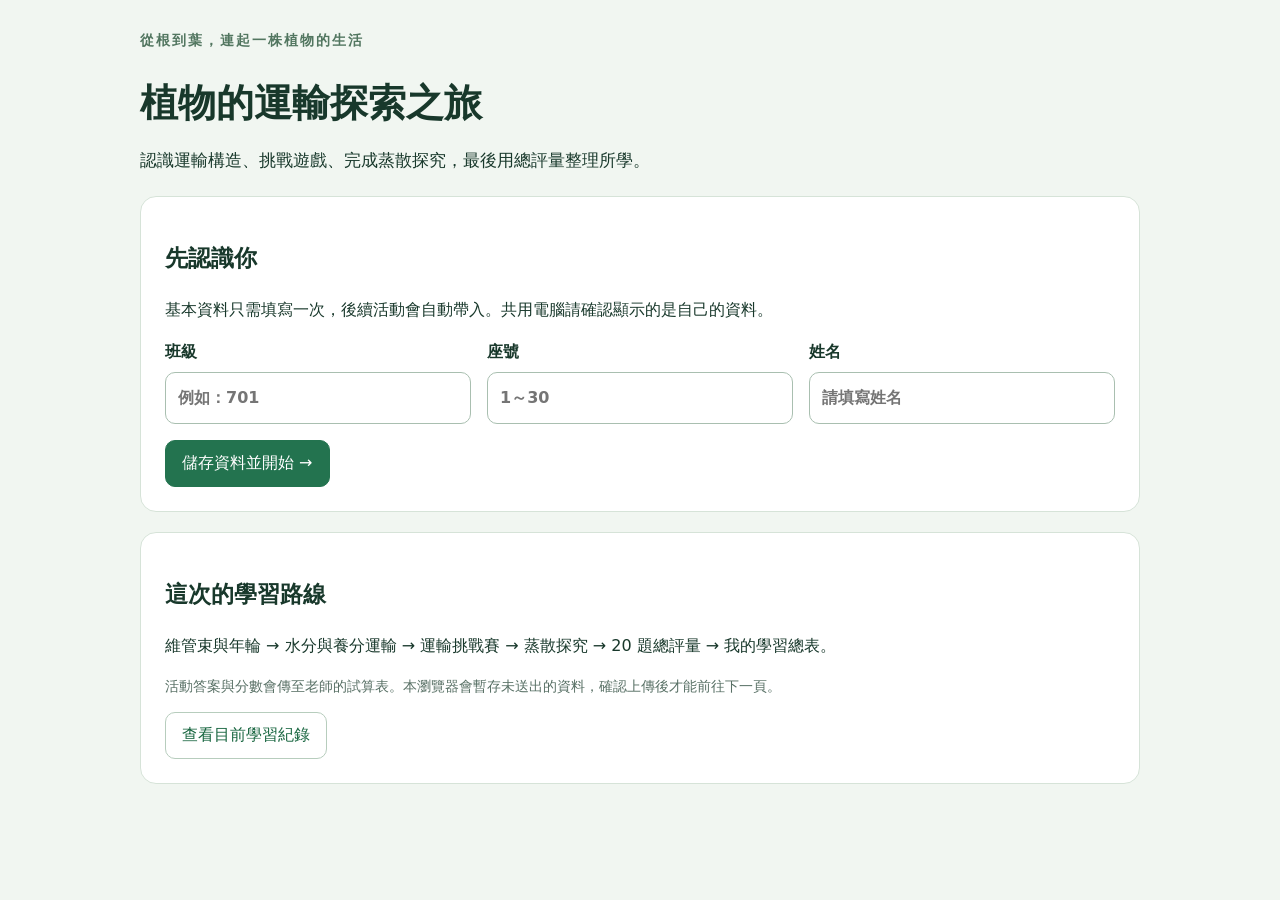
<file: index.html>
<!doctype html>
<html lang="zh-Hant"><head><meta charset="utf-8"><meta name="viewport" content="width=device-width,initial-scale=1"><title>植物的運輸探索之旅</title><link rel="stylesheet" href="course.css"><script src="course-config.js"></script><script src="course.js"></script></head><body class="pt-page"><main class="pt-main"><div class="pt-kicker">從根到葉，連起一株植物的生活</div><h1>植物的運輸探索之旅</h1><p>認識運輸構造、挑戰遊戲、完成蒸散探究，最後用總評量整理所學。</p><section class="pt-panel"><h2>先認識你</h2><p>基本資料只需填寫一次，後續活動會自動帶入。共用電腦請確認顯示的是自己的資料。</p><form id="student-form"><div class="pt-fields"><label>班級<input name="class" required maxlength="40" placeholder="例如：701" autocomplete="off"></label><label>座號<input name="seat" required inputmode="numeric" pattern="0?[1-9]|[12][0-9]|30" maxlength="2" placeholder="1～30" title="請輸入 1～30 的整數座號" autocomplete="off"></label><label>姓名<input name="name" required maxlength="50" placeholder="請填寫姓名" autocomplete="off"></label></div><p id="profile-message" role="status" aria-live="polite"></p><button class="pt-button primary" type="submit">儲存資料並開始 →</button></form></section><section class="pt-panel"><h2>這次的學習路線</h2><p>維管束與年輪 → 水分與養分運輸 → 運輸挑戰賽 → 蒸散探究 → 20 題總評量 → 我的學習總表。</p><p class="pt-hint">活動答案與分數會傳至老師的試算表。本瀏覽器會暫存未送出的資料，確認上傳後才能前往下一頁。</p><a class="pt-button" href="10.html">查看目前學習紀錄</a></section></main><script>
const form=document.getElementById('student-form');
const prior=PT.profile();if(prior)for(const key of ['class','seat','name'])form.elements[key].value=prior[key];
form.addEventListener('submit',event=>{event.preventDefault();try{if(!PT.startProfile({class:form.elements.class.value,seat:form.elements.seat.value,name:form.elements.name.value}))return;const requested=new URLSearchParams(location.search).get('return');location.href=/^(?:[1-9]|10)\.html$/.test(requested||'')?requested:'1.html';}catch(err){document.getElementById('profile-message').textContent=err.message;}});
</script></body></html>
</file>
<file: course.css>
:root{--pt-ink:#18382b;--pt-brand:#23734f;--pt-bg:#f1f6f1;--pt-line:#d6e3d8}
.pt-bar,.pt-panel{box-sizing:border-box;font:16px/1.65 system-ui,"Microsoft JhengHei",sans-serif;color:var(--pt-ink);background:#fff;border:1px solid var(--pt-line);border-radius:16px;max-width:1100px;margin:16px auto;padding:16px 20px;text-align:left}
.pt-bar{position:relative;z-index:2;width:calc(100% - 32px);margin:10px auto;padding:8px 12px;border-radius:12px;box-shadow:0 4px 18px #18382b08;font-size:14px}
.pt-bar-top,.pt-actions{display:flex;gap:12px;align-items:center;flex-wrap:wrap;justify-content:space-between}
.pt-bar a,.pt-panel a{color:#17653f}.pt-bar button,.pt-button{font:inherit;padding:9px 16px;border:1px solid #b7cdbd;border-radius:10px;background:#fff;color:var(--pt-ink);cursor:pointer;text-decoration:none;display:inline-block}
.pt-button.primary{background:var(--pt-brand);color:#fff;border-color:var(--pt-brand)}
.pt-bar button:disabled,.pt-button:disabled{opacity:.55;cursor:wait}
.pt-status{margin:6px 0 0;font-size:13px}.pt-status.error{color:#9a3412}.pt-status.ok{color:#17653f}
.pt-hint{font-size:14px;color:#587065}.pt-fields{display:grid;grid-template-columns:repeat(3,1fr);gap:16px}.pt-fields label{display:block;font-weight:650}
.pt-fields input{display:block;box-sizing:border-box;width:100%;font:inherit;padding:12px;border:1px solid #a9bfb0;border-radius:10px;margin-top:6px}
.pt-page{margin:0;background:var(--pt-bg);color:var(--pt-ink);font:17px/1.75 system-ui,"Microsoft JhengHei",sans-serif}
.pt-main{max-width:1000px;margin:28px auto 60px;padding:0 18px}.pt-main h1{font-size:clamp(26px,4vw,38px);line-height:1.35;margin-bottom:12px}
.pt-main h2{font-size:23px}.pt-main .pt-panel{margin:20px 0;padding:24px}.pt-kicker{font-size:14px;letter-spacing:2px;font-weight:700;color:#527660}
.pt-question{border:1px solid var(--pt-line);border-radius:14px;padding:20px;margin:18px 0;background:#fff}.pt-question legend{font-weight:700;padding:0 8px}
.pt-option{display:flex;align-items:flex-start;gap:12px;padding:10px 12px;margin:8px 0;background:#f5f8f4;border:1px solid transparent;border-radius:10px;cursor:pointer}
.pt-option:has(input:checked){border-color:var(--pt-brand);background:#e8f4e9}.pt-option input{margin:7px 0 0;accent-color:var(--pt-brand)}
.pt-explanation{padding:12px;background:#f2f6ef;margin:12px 0 0;font-size:15px}.pt-correct{border-color:#23734f}.pt-wrong{border-color:#bd6428}
.pt-score{font-size:44px;font-weight:800;color:var(--pt-brand)}.pt-table-wrap{overflow-x:auto}.pt-table{border-collapse:collapse;width:100%;text-align:left;font-size:15px}.pt-table th,.pt-table td{padding:13px 10px;border-bottom:1px solid var(--pt-line)}
.pt-lesson-video{box-sizing:border-box;width:100%;margin:0 0 24px;padding:16px;background:#fff;border:1px solid var(--pt-line);border-radius:16px;text-align:left}
.pt-lesson-video h2{margin:0 0 12px;font-size:20px;line-height:1.5;color:var(--pt-ink)}
.pt-lesson-video video{display:block;width:100%;height:auto;aspect-ratio:16/9;background:#101b17;border-radius:10px}
.pt-lesson-video .pt-hint{margin:10px 0 0;font-size:14px;line-height:1.6}
.pt-learning-score{position:fixed;right:12px;bottom:calc(var(--pt-dock-bottom,12px) + env(safe-area-inset-bottom,0px));z-index:40;box-sizing:border-box;width:162px;max-width:calc(100vw - 24px);margin:0;padding:0;color:#18382b;font:13px/1.5 system-ui,"Microsoft JhengHei",sans-serif;text-align:left}
.pt-learning-score>summary{display:flex;flex-direction:column;align-items:center;gap:2px;padding:7px 9px;list-style:none;cursor:pointer;white-space:nowrap;background:#fffdf1;border:1px solid #d2b86c;border-radius:12px;box-shadow:0 3px 12px #18382b16}
.pt-learning-score>summary::-webkit-details-marker{display:none}.pt-learning-score>summary:focus-visible{outline:3px solid #dca840;outline-offset:2px}
.pt-learning-score>summary>*{pointer-events:none}
.pt-learning-score #pt-student{font-size:12px;color:#587065;max-width:100%;overflow:hidden;text-overflow:ellipsis}.pt-dock-scoreline{display:flex;align-items:center;gap:5px;font-size:12px}.pt-learning-score output{font-size:14px;font-weight:750;color:#17653f}.pt-learning-popover{position:absolute;right:0;bottom:calc(100% + 8px);z-index:80;width:min(300px,calc(100vw - 40px));max-height:min(400px,calc(100vh - 120px));overflow-y:auto;box-sizing:border-box;padding:12px 14px;background:#fffdf5;border:1px solid #d2b86c;border-radius:12px;box-shadow:0 6px 22px #18382b24;white-space:normal}
.pt-learning-score:not([open])>.pt-learning-popover{display:none}.pt-learning-popover p{font-size:13px;line-height:1.6;margin:8px 0 0}#pt-learning-done{color:#587065}
.pt-dock-actions{position:static;display:flex;gap:8px;flex-wrap:wrap;align-items:center;margin:10px 0 0;padding:0;background:transparent}.pt-dock-actions a{color:#17653f;font-size:13px}.pt-dock-actions button{font:inherit;color:#18382b;background:#fff;border:1px solid #b7cdbd;border-radius:8px;padding:5px 8px;cursor:pointer}
@media print{.pt-learning-score{display:none!important}}
.pt-table th{background:#eff5ef}.pt-main a:focus-visible,.pt-bar a:focus-visible,button:focus-visible,input:focus-visible{outline:3px solid #dca840;outline-offset:3px}
[hidden]{display:none!important}@media(max-width:620px){.pt-fields{grid-template-columns:1fr}.pt-main .pt-panel{padding:18px}.pt-question{padding:14px}.pt-bar-top{align-items:center}}
@media print{.pt-bar,.pt-actions,button{display:none!important}.pt-page{background:#fff}.pt-panel,.pt-question{break-inside:avoid;box-shadow:none}.pt-main{margin:0;max-width:none}}
</file>
